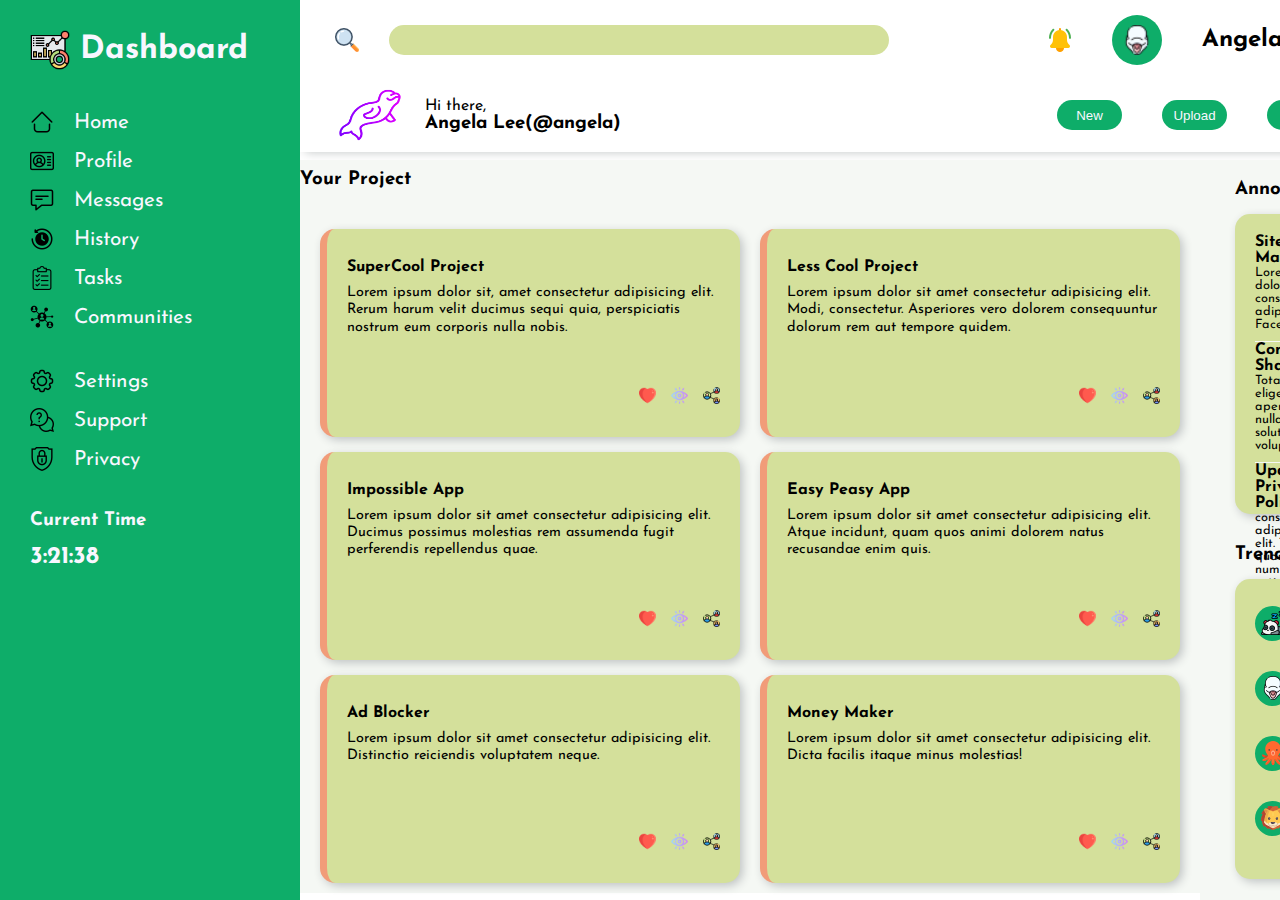
<file: index.html>
<!DOCTYPE html>
<html lang="en">
  <head>
    <meta charset="UTF-8" />
    <meta http-equiv="X-UA-Compatible" content="IE=edge" />
    <meta name="viewport" content="width=device-width, initial-scale=1.0" />
    <link rel="stylesheet" href="style.css" />
    <title>Admin Dashboard</title>
  </head>
  <body>
    <div class="container">
      <header class="header">
        <div class="header-top">
          <div class="header-top-left">
            <img src="./img/header/001-search.png" alt="search-image" />
            <input type="text" name="search" class="search" />
          </div>
          <div class="header-top-right">
            <img src="./img/header/002-bell.png" alt="alarm-image" />
            <div class="main-img">
              <img src="./img/header/003-beluga.png" alt="profile-image" />
            </div>
            <p>Angela Lee</p>
          </div>
        </div>
        <div class="header-bottom">
          <div class="header-bottom-left">
            <img src="./img/header/004-beluga.png" alt="beluga-image" />
            <div class="head-bottom-left-tx">
              <p>Hi there,</p>
              <h3>Angela Lee(@angela)</h3>
            </div>
          </div>
          <div class="header-bottom-right">
            <button class="btn">New</button>
            <button class="btn">Upload</button>
            <button class="btn">Share</button>
          </div>
        </div>
      </header>

      <section class="project">
        <h3>Your Project</h3>
        <div class="card-container">
          <div class="project-card">
            <h4>SuperCool Project</h4>
            <p>
              Lorem ipsum dolor sit, amet consectetur adipisicing elit. Rerum
              harum velit ducimus sequi quia, perspiciatis nostrum eum corporis
              nulla nobis.
            </p>
            <div class="icon-bottom">
              <img src="./img/project/001-heart.png" alt="heart-image" />
              <img src="./img/project/002-view.png" alt="view-image" />
              <img src="./img/project/003-network.png" alt="network.png" />
            </div>
          </div>
          <div class="project-card">
            <h4>Less Cool Project</h4>
            <p>
              Lorem ipsum dolor sit amet consectetur adipisicing elit. Modi,
              consectetur. Asperiores vero dolorem consequuntur dolorum rem aut
              tempore quidem.
            </p>
            <div class="icon-bottom">
              <img src="./img/project/001-heart.png" alt="heart-image" />
              <img src="./img/project/002-view.png" alt="view-image" />
              <img src="./img/project/003-network.png" alt="network.png" />
            </div>
          </div>
          <div class="project-card">
            <h4>Impossible App</h4>
            <p>
              Lorem ipsum dolor sit amet consectetur adipisicing elit. Ducimus
              possimus molestias rem assumenda fugit perferendis repellendus
              quae.
            </p>
            <div class="icon-bottom">
              <img src="./img/project/001-heart.png" alt="heart-image" />
              <img src="./img/project/002-view.png" alt="view-image" />
              <img src="./img/project/003-network.png" alt="network.png" />
            </div>
          </div>
          <div class="project-card">
            <h4>Easy Peasy App</h4>
            <p>
              Lorem ipsum dolor sit amet consectetur adipisicing elit. Atque
              incidunt, quam quos animi dolorem natus recusandae enim quis.
            </p>
            <div class="icon-bottom">
              <img src="./img/project/001-heart.png" alt="heart-image" />
              <img src="./img/project/002-view.png" alt="view-image" />
              <img src="./img/project/003-network.png" alt="network.png" />
            </div>
          </div>
          <div class="project-card">
            <h4>Ad Blocker</h4>
            <p>
              Lorem ipsum dolor sit amet consectetur adipisicing elit.
              Distinctio reiciendis voluptatem neque.
            </p>
            <div class="icon-bottom">
              <img src="./img/project/001-heart.png" alt="heart-image" />
              <img src="./img/project/002-view.png" alt="view-image" />
              <img src="./img/project/003-network.png" alt="network.png" />
            </div>
          </div>
          <div class="project-card">
            <h4>Money Maker</h4>
            <p>
              Lorem ipsum dolor sit amet consectetur adipisicing elit. Dicta
              facilis itaque minus molestias!
            </p>
            <div class="icon-bottom">
              <img src="./img/project/001-heart.png" alt="heart-image" />
              <img src="./img/project/002-view.png" alt="view-image" />
              <img src="./img/project/003-network.png" alt="network.png" />
            </div>
          </div>
        </div>
      </section>
      <section class="info">
        <div class="info-top">
          <h3>Announcements</h3>
          <div class="announcement">
            <div class="announcement1">
              <h4>Site Maintenance</h4>
              <p>
                Lorem, ipsum dolor sit amet consectetur adipisicing elit.
                Facere, vero!
              </p>
            </div>
            <div class="announcement2">
              <h4>Community Share Day</h4>
              <p>
                Totam ad eligendi aperiam quae nulla beatae soluta est
                voluptatem.
              </p>
            </div>
            <div class="announcement3">
              <h4>Updated Privacy Policy</h4>
              <p>
                consectetur adipisicing elit. Tempore quas unde numquam ratione
                eius ut.
              </p>
            </div>
          </div>
        </div>
        <div class="info-bottom">
          <h3>Trending</h3>
          <div class="trending">
            <div class="trending1">
              <div class="trending1-img">
                <img src="./img/header/008-panda.png" alt="panda-image" />
              </div>
              <div class="trending-id">
                <h5>@tegan</h5>
                <p>World Peace Builder</p>
              </div>
            </div>
            <div class="trending2">
              <div class="trending2-img">
                <img src="./img/header/003-beluga.png" alt="beluga-image" />
              </div>
              <div class="trending-id">
                <h5>@Angela</h5>
                <p>Super Cool Project</p>
              </div>
            </div>
            <div class="trending3">
              <div class="trending3-img">
                <img src="./img/header/007-octopus.png" alt="octopus-image" />
              </div>
              <div class="trending-id">
                <h5>@kendall</h5>
                <p>Life Changing App</p>
              </div>
            </div>
            <div class="trending4">
              <div class="trending4-img">
                <img src="./img/header/005-lion.png" alt="lion-image" />
              </div>
              <div class="trending-id">
                <h5>@alex</h5>
                <p>No Traffic Maker</p>
              </div>
            </div>
          </div>
        </div>
      </section>
      <aside class="sidebar">
        <div class="sidebar-logo">
          <img src="./img/sidebar/dashboard.png" alt="dashboard-image" />
          <h2>Dashboard</h2>
        </div>
        <div class="sidebar-top">
          <div class="home">
            <img src="./img/sidebar/005-home.png" alt="home-image" />
            <p>Home</p>
          </div>
          <div class="profile">
            <img src="./img/sidebar/004-profile.png" alt="profile-image" />
            <p>Profile</p>
          </div>
          <div class="messages">
            <img src="./img/sidebar/006-comment.png" alt="comment-image" />
            <p>Messages</p>
          </div>
          <div class="history">
            <img src="./img/sidebar/003-history.png" alt="history-image" />
            <p>History</p>
          </div>
          <div class="tasks">
            <img src="./img/sidebar/007-clipboard.png" alt="tasks-image" />
            <p>Tasks</p>
          </div>
          <div class="communities">
            <img
              src="./img/sidebar/002-communities.png"
              alt="communities-image"
            />
            <p>Communities</p>
          </div>
        </div>
        <div class="sidebar-bottom">
          <div class="settings">
            <img src="./img/sidebar/008-setting.png" alt="setting-image" />
            <p>Settings</p>
          </div>
          <div class="support">
            <img src="./img/sidebar/001-help.png" alt="help-image" />
            <p>Support</p>
          </div>
          <div class="privacy">
            <img src="./img/sidebar/009-privacy.png" alt="privacy-image" />
            <p>Privacy</p>
          </div>
        </div>
        <div class="clock">
          <h3>Current Time</h3>
        </div>
      </aside>
    </div>
    <script src="app.js"></script>
  </body>
</html>
</file>
<file: style.css>
@import url("https://fonts.googleapis.com/css2?family=Josefin+Sans:wght@100;300;400;500;600;700&display=swap");
:root {
  --first-color: #0ead69;
  --second-color: #d4e09b;
  --third-color: #f5f8f4;
  --primary-tx-color: #f8f7ff;
  --primary-bg-color: #f19c79;
}
* {
  margin: 0;
  padding: 0;
  box-sizing: border-box;
}

body {
  font-family: "Josefin Sans", sans-serif;
}

.container {
  position: absolute;
  height: 100vh;
  width: 100%;
  min-height: 100vh;
  display: grid;
  grid-template-columns: repeat(auto-fit, minmax(300px, 1fr));
  grid-template-rows: repeat(auto-fit, minmax(5, 1fr));
}

.header {
  height: 95%;
  display: grid;
  grid-column: 2/6;
  grid-row: 1/2;
  padding: 15px 35px;
  align-items: center;
  justify-items: space-between;
  box-shadow: 5px 0 10px rgb(192, 196, 196);
}

.header-top {
  display: grid;
  grid-template-columns: 2fr 1fr;
  align-items: space-between;
  justify-items: space-between;
}

.header-top-left {
  display: flex;
  align-items: center;
  justify-content: flext-start;
  gap: 30px;
}

.search {
  height: 30px;
  width: 500px;
  border-radius: 15px;
  border: none;
  background-color: var(--second-color);
  outline: none;
}

.search:focus {
  border: 1px solid var(--first-color);
  box-shadow: 0px 0px 2px 2px var(--first-color);
}

.header-top-right,
.header-bottom-right {
  display: flex;
  justify-content: flex-end;
  align-items: center;
  gap: 40px;
  padding-right: 30px;
}

.main-img {
  height: 50px;
  width: 50px;
  background-color: var(--first-color);
  display: flex;
  justify-content: center;
  align-items: center;
  border-radius: 50%;
}
.main-img > img {
  height: 30px;
  width: 30px;
}

.header-top-right > p {
  font-size: 1.5rem;
  font-weight: bolder;
}

.header-bottom {
  display: grid;
  grid-template-columns: 1fr 1fr;
  padding-top: 20px;
  align-items: space-between;
  justify-items: space-between;
}

.header-bottom-left {
  display: flex;
  justify-content: flex-start;
  align-items: center;
  gap: 20px;
}

.header-bottom-left img {
  height: 60px;
  width: 70px;
  animation: move 3s cubic-bezier(0.68, -0.55, 0.27, 1.55) infinite backwards;
}

@keyframes move {
  0% {
    transform: rotate(0);
  }

  100% {
    transform: rotate(-70deg);
  }
}

.btn {
  background-color: var(--first-color);
  color: var(--primary-tx-color);
  height: 30px;
  width: 65px;
  border: none;
  border-radius: 15px;
  justify-content: end;
  cursor: pointer;
}

.btn:hover {
  background-color: #f19c79;
  transform: translateY(-3px);
}

.sidebar {
  height: 100%;
  display: flex;
  flex-direction: column;
  gap: 40px;
  grid-column: 1/2;
  grid-row: 1/6;
  background-color: var(--first-color);
  color: var(--primary-tx-color);
  padding: 30px;
}

.sidebar-logo {
  display: flex;
  justify-content: flex-start;
  align-items: center;
  gap: 10px;
}

.sidebar-logo > h2 {
  font-size: 2rem;
}

.sidebar-logo h2,
.sidebar p {
  cursor: pointer;
}
.sidebar p:hover {
  font-size: 1.4rem;
}

.sidebar-logo img {
  height: 40px;
  width: 40px;
}

.sidebar-top,
.sidebar-bottom,
.clock {
  display: flex;
  flex-direction: column;
  gap: 15px;
}

.clock {
  align-self: start;
  cursor: pointer;
  animation: clock-pop 3s ease-in-out infinite forwards;
}

@keyframes clock-pop {
  0% {
    transform: scale(0.5);
  }

  100% {
    transform: scale(1);
    color: #8a0d7d;
  }
}

.home,
.profile,
.messages,
.history,
.tasks,
.communities,
.settings,
.support,
.privacy {
  display: flex;
  justify-content: flex-start;
  align-items: center;
  gap: 20px;
  font-size: 1.3rem;
}

.project,
.info {
  background-color: var(--third-color);
}

.project {
  height: 99%;
  display: grid;
  grid-column: 2/5;
  grid-row: 2/6;
}

.project h3{
  display: block;
}
.card-container {
  display: grid;
  grid-template-columns: repeat(auto-fit, minmax(375px, 1fr));
  grid-template-rows: repeat(auto-fit, minmax(200px, 1fr));
  row-gap: 15px;
  column-gap: 20px;
  padding: 10px 20px;
}

.project > h3 {
  padding-top: 10px;
  height: 50px;
  grid-column: 1/3;
  grid-row: 1 /2;
}

.project-card {
  display: flex;
  flex-direction: column;
  background-color: var(--second-color);
  border-left: var(--primary-bg-color) 7px solid;
  border-radius: 15px;
  justify-content: flex-start;
  flex-wrap: wrap;
  padding: 30px 20px;
  box-shadow: 3px 3px 10px rgb(192, 196, 196);
}

.project-card h4 {
  padding-bottom: 10px;
  height: 25px;
  grid-column: 1/3;
  grid-row: 1 /2;
}

.project-card p {
  line-height: 1.2;
  height: 90px;
  font-size: 0.9rem;
}

.icon-bottom {
  display: flex;
  height: 30px;
  padding-top: 15px;
  align-items: flex-end;
  justify-content: flex-end;
  gap: 15px;
}

.icon-bottom img {
  width: 17px;
  height: 17px;
  align-self: flex-end;
}

section.info {
  display: grid;
  padding: 20px;
  grid-template-columns: 1fr;
  grid-column: 5/6;
  grid-row: 2/6;
  gap: 30px 15px;
}

.info-top,
.info-bottom {
  width: 87%;
  padding-left: 15px;
}

.announcement,
.trending {
  display: flex;
  flex-direction: column;
  justify-content: space-around;
  align-items: flex-start;
  background-color: var(--second-color);
  padding: 20px;
  border-radius: 15px;
  height: 300px;
  margin-top: 15px;
  box-shadow: 3px 3px 10px rgb(192, 196, 196);
}

.info-top p,
.info-bottom p {
  font-size: 0.8rem;
}

.announcement1,
.announcement2,
.announcement3 {
  padding-bottom: 10px;
}

.announcement1,
.announcement2 {
  border-bottom: 1px solid var(--third-color);
}

.trending1-img,
.trending2-img,
.trending3-img,
.trending4-img {
  display: flex;
  justify-content: center;
  align-items: center;
  height: 35px;
  width: 35px;
  border-radius: 50%;
  background-color: var(--first-color);
}
.trending1,
.trending2,
.trending3,
.trending4 {
  display: grid;
  grid-template-columns: 1fr 3fr;
}
</file>
